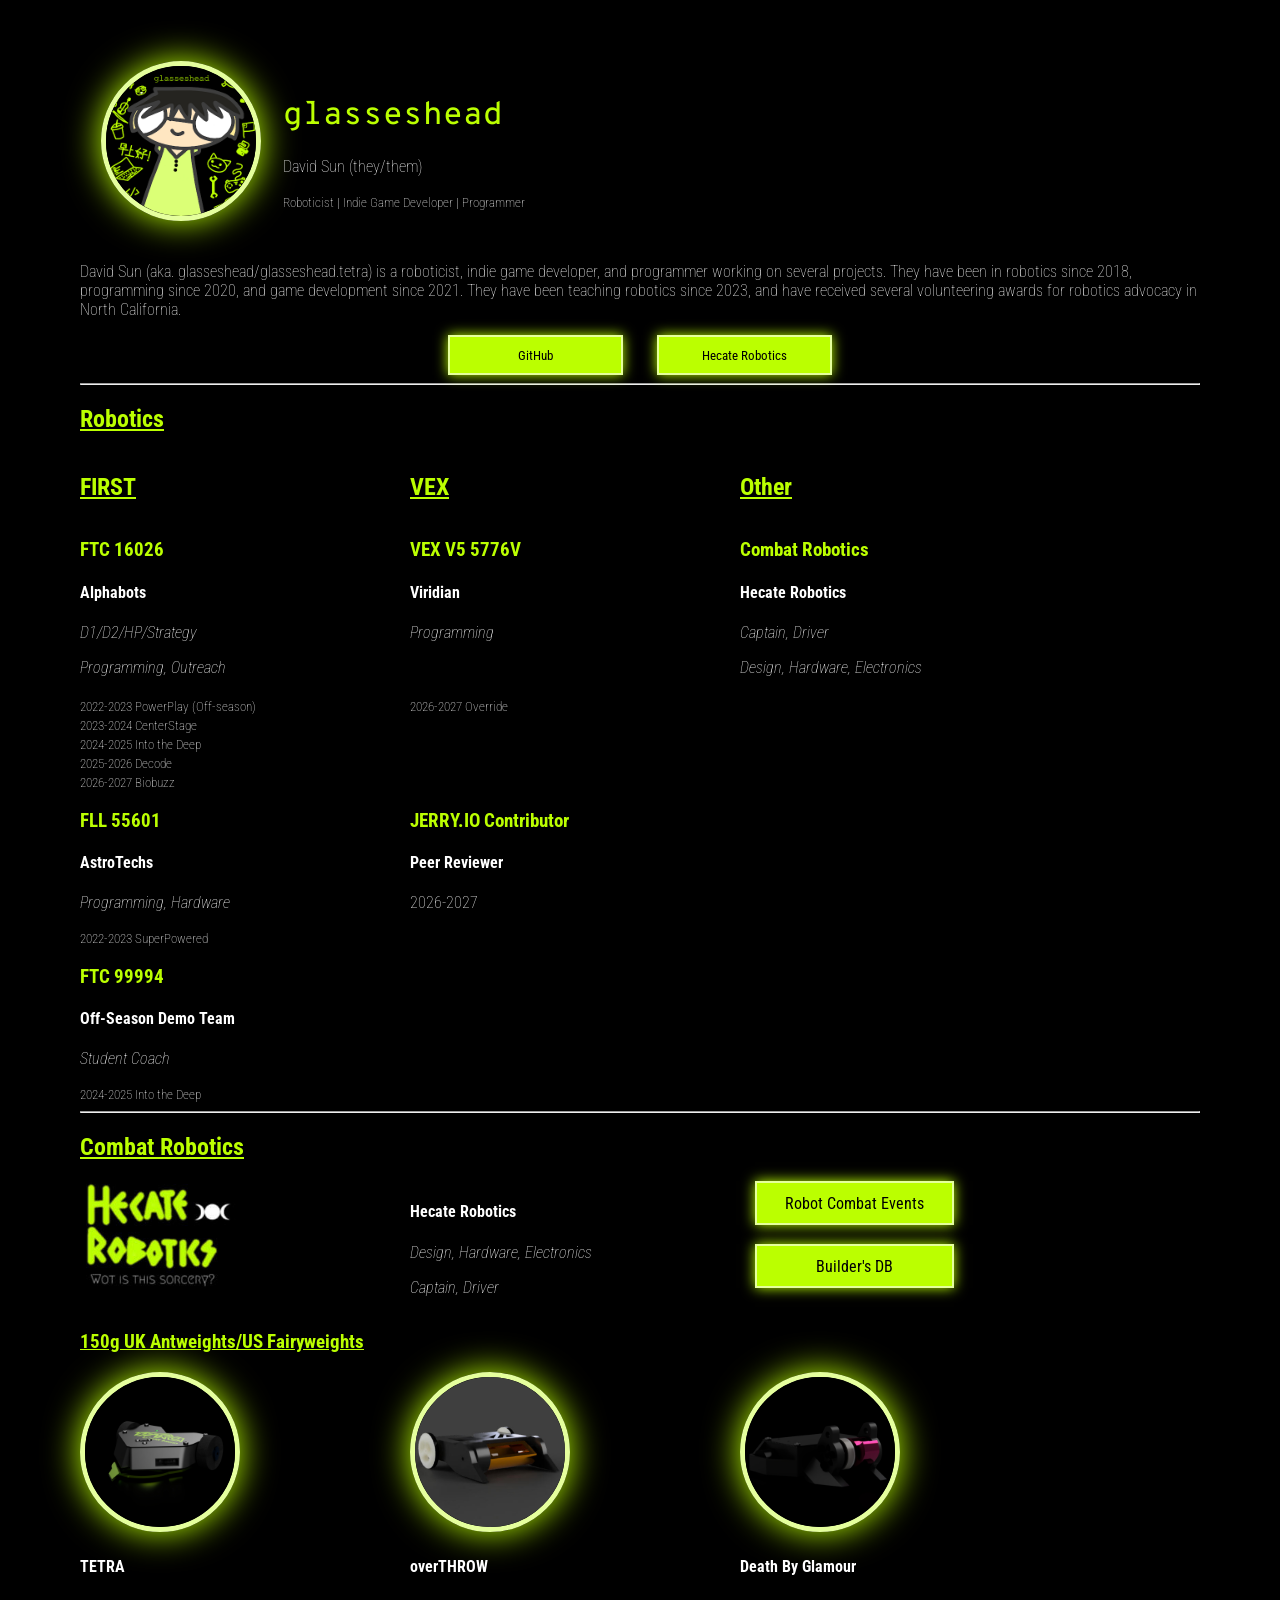
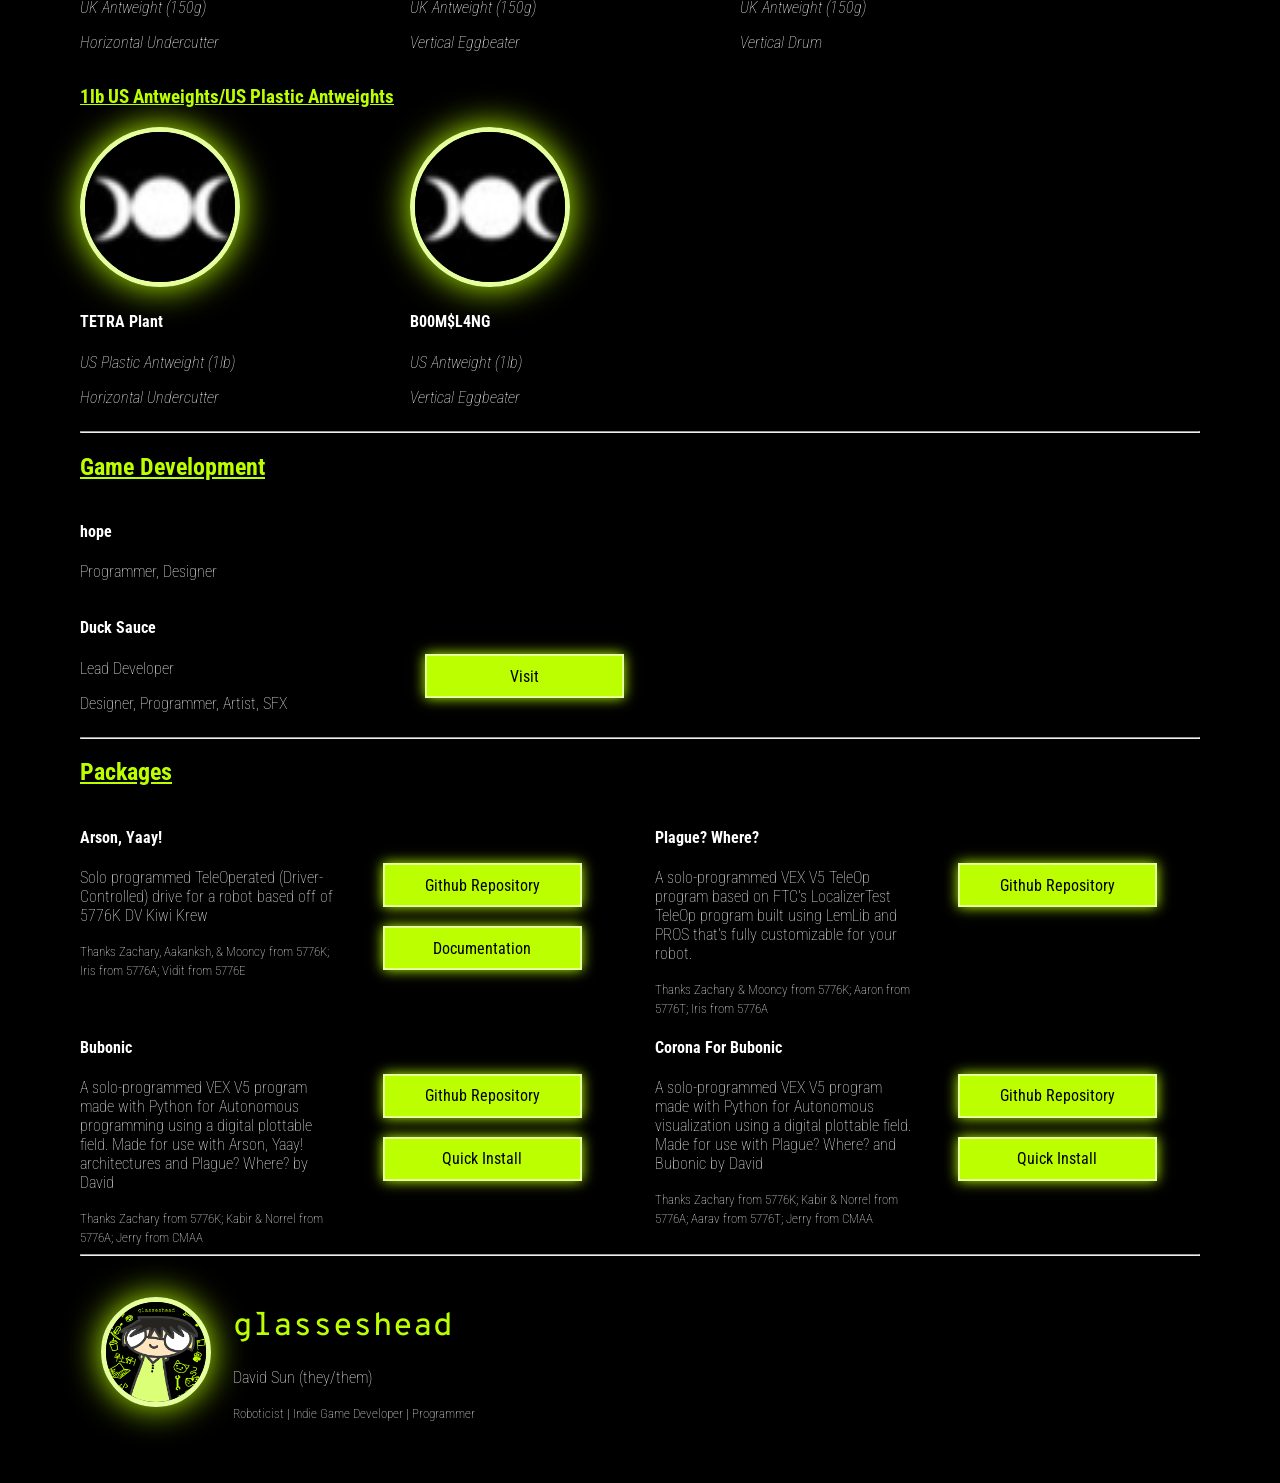
<file: index.html>
<!DOCTYPE html>

<html>

<head>
    <meta charset="utf-8">
    <title>glasseshead</title>
    <link rel="stylesheet" href="style.css">
</head>

<body>
    <table cellspacing="20">
        <tr>
            <td>
                <img class="profile" 
                src="assets/images/pfp.jpg" 
                alt="glasseshead profile picture">
            </td>
            <td>
                <h1>glasseshead</h1>
                <p>David Sun (they/them)</p>
                <small>Roboticist | Indie Game Developer | Programmer</small>
            </td>
        </tr>
    </table>

    <p>
        David Sun (aka. glasseshead/glasseshead.tetra) is a roboticist, 
        indie game developer, and programmer working on several projects. 
        They have been in robotics since 2018, programming since 2020, 
        and game development since 2021. They have been teaching robotics 
        since 2023, and have received several volunteering awards for 
        robotics advocacy in North California.
    </p>
    
    <div style="text-align: center;">
        <button class = "button" 
            onclick="window.location.href='https://github.com/glasseshead'">
            GitHub
        </button>

        <button class = "button"
            onclick="window.location.href='https://hecaterobotics.carrd.co/'">
            Hecate Robotics
        </button>
    </div>

    <hr>

    <h2><u>Robotics</u></h2>

    <div class="row">
        <div class="card">
            <h2><u>FIRST</u></h2>
        </div>

        <div class="card">
            <h2><u>VEX</u></h2>
        </div>

        <div class="card">
            <h2><u>Other</u></h2>
        </div>
    </div>

    <div class="row">
        <div class="card">
            <h3>FTC 16026</h3>
            <h4>Alphabots</h4>

            <p><i>D1/D2/HP/Strategy</i></p>
            <p><i>Programming, Outreach</i></p>
        </div>

        <div class="card">
            <h3>VEX V5 5776V</h3>
            <h4>Viridian</h4>

            <p><i>Programming</i></p>
            <small><br></small>
            <small><br></small>
        </div>

        <div class="card">
            <h3>Combat Robotics</h3>
            <h4>Hecate Robotics</h4>
            
            <p><i>Captain, Driver</i></p>
            <p><i>Design, Hardware, Electronics</i></p>
        </div>
    </div>

    <div class="row">
        <div class="card">
            <small>2022-2023 PowerPlay (Off-season)</small><br>
            <small>2023-2024 CenterStage</small><br>
            <small>2024-2025 Into the Deep</small><br>
            <small>2025-2026 Decode</small><br>
            <small>2026-2027 Biobuzz</small><br>
        </div>
        
        <div class="card">
            <small>2026-2027 Override</small><br>
        </div>
    </div>

    <div class="row">
        <div class="card">
            <h3>FLL 55601</h3>
            <h4>AstroTechs</h4>

            <p><i>Programming, Hardware</i></p>
        </div>

        <div class="card">
            <h3>JERRY.IO Contributor</h3>

            <h4>Peer Reviewer</h4>
            <p>2026-2027</p>
        </div>
    </div>

    <div class="row">
        <div class="card">
            <small>2022-2023 SuperPowered</small><br>
        </div>
    </div>

    <div class="row">
        <div class="card">
            <h3>FTC 99994</h3>
            <h4>Off-Season Demo Team</h4>

            <p><i>Student Coach</i></p>
        </div>
    </div>

    <div class="row">
        <div class="card">
            <small>2024-2025 Into the Deep</small><br>
        </div>
    </div>

    <hr>

    <h2><u>Combat Robotics</u></h2>

    <div class="row">
        <div class="card">
            <img class="rectangleImage" 
            src="assets/images/hecaterobotics_logo.jpg" 
            alt="Hecate Robotics Logo">
        </div>

        <div class="card">
            <h4>Hecate Robotics</h4>

            <p><i>Design, Hardware, Electronics</i></p>
            <p><i>Captain, Driver</i></p>
        </div>

        <div class="card">
            <div class="packagebutton"
            onclick="window.location.href='https://www.robotcombatevents.com/'">
                <p>Robot Combat Events</p>
            </div>

            <br>

            <div class="packagebutton"
            onclick="window.location.href='https://www.buildersdb.com/hecaterobotics'">
                <p>Builder's DB</p>
            </div>
        </div>
    </div>

    <h3><u>150g UK Antweights/US Fairyweights</u></h3>

    <div class="row">
        <div class="card">
            <img class="displayimage" 
                src="assets/images/tetrav9.png" 
                alt="TETRA v9">

            <h4>TETRA</h4>

            <p><i>UK Antweight (150g)</i></p>

            <p><i>Horizontal Undercutter</i></p>
        </div>
        
        <div class="card">
            <img class="displayimage" 
                src="assets/images/hecaterobotics_overthrow.jpg" 
                alt="overTHROW Alpha">

            <h4>overTHROW</h4>

            <p><i>UK Antweight (150g)</i></p>
            <p><i>Vertical Eggbeater</i></p>
        </div>

        <div class="card">
            <img class="displayimage" 
                src="assets/images/deathbyglamour_butchersmasquerade.png" 
                alt="Death By Glamour, Butcher's Masquerade">

            <h4>Death By Glamour</h4>

            <p><i>UK Antweight (150g)</i></p>

            <p><i>Vertical Drum</i></p>
        </div>
    </div>
    
    <h3><u>1lb US Antweights/US Plastic Antweights</u></h3>

    <div class="row">        
        <div class="card">
            <img class="displayimage" 
                src="assets/images/hecaterobotics_logo_moons.jpg" 
                alt="Hecate Robotics Logo">

            <h4>TETRA Plant</h4>

            <p><i>US Plastic Antweight (1lb)</i></p>
            <p><i>Horizontal Undercutter</i></p>
        </div>
        
        <div class="card">
            <img class="displayimage" 
                src="assets/images/hecaterobotics_logo_moons.jpg" 
                alt="Hecate Robotics Logo">

            <h4>B00M$L4NG</h4>

            <p><i>US Antweight (1lb)</i></p>
            <p><i>Vertical Eggbeater</i></p>
        </div>
    </div>

    <hr>

    <h2><u>Game Development</u></h2>

    <div class="row">
        <div class="card">
            <h4>hope</h4>

            <p>Programmer, Designer</p>
        </div>
    </div>

    <div class="row">
        <div class="card">
            <h4>Duck Sauce</h4>
            <p>Lead Developer</p>
            <p>Designer, Programmer, Artist, SFX</p>
        </div>

        <div class="card">
            <br>
            <br>
            <br>

            <div class="packagebutton"
            onclick="window.location.href='https://scratch.mit.edu/projects/1141769537/'">
                <p>Visit</p>
            </div>
        </div>
    </div>

    <hr>

    <h2><u>Packages</u></h2>
    <div class="row">
        <div class="card">
            <h4>Arson, Yaay!</h4>

            <p>Solo programmed TeleOperated (Driver-Controlled) drive for a robot based off of 5776K DV Kiwi Krew</p>
            <small>Thanks Zachary, Aakanksh, & Mooncy from 5776K; Iris from 5776A; Vidit from 5776E</small>
        </div>
        
        <div class="card">
            <br>
            <br>
            <br>

            <div class="packagebutton"
            onclick="window.location.href='https://github.com/glasseshead/arson_yaay'">
                <p>Github Repository</p>
            </div>

            <br>

            <div class="packagebutton"
            onclick="window.location.href='https://docs.google.com/document/d/1RQhu_w1ufEY5RgC05x2ohlO6OhAGyMAY3BCKpGnV530/edit?tab=t.0#heading=h.i037q0a3ytq0'">
                <p>Documentation</p>
            </div>
        </div>

        <div class="card">
            <h4>Plague? Where?</h4>

            <p>A solo-programmed VEX V5 TeleOp program based on FTC's LocalizerTest TeleOp program built using LemLib and PROS that's fully customizable for your robot.</p>
            <small>Thanks Zachary & Mooncy from 5776K; Aaron from 5776T; Iris from 5776A</small>
        </div>
        
        <div class="card">
            <br>
            <br>
            <br>
            
            <div class="packagebutton"
            onclick="window.location.href='https://github.com/glasseshead/plague-where'">
                <p>Github Repository</p>
            </div>
        </div>
    </div>
    
    <div class="row">
        <div class="card">
            <h4>Bubonic</h4>

            <p>A solo-programmed VEX V5 program made with Python for Autonomous programming using a digital plottable field. Made for use with Arson, Yaay! architectures and Plague? Where? by David</p>
            <small>Thanks Zachary from 5776K; Kabir & Norrel from 5776A; Jerry from CMAA</small>
        </div>
        
        <div class="card">
            <br>
            <br>
            <br>
            
            <div class="packagebutton"
            onclick="window.location.href='https://github.com/glasseshead/bubonic'">
                <p>Github Repository</p>
            </div>

            <br>
            
            <div class="packagebutton"
            onclick="window.location.href='https://github.com/glasseshead/bubonic_install'">
                <p>Quick Install</p>
            </div>
        </div>

        <div class="card">
            <h4>Corona For Bubonic</h4>

            <p>A solo-programmed VEX V5 program made with Python for Autonomous visualization using a digital plottable field. Made for use with Plague? Where? and Bubonic by David</p>
            <small>Thanks Zachary from 5776K; Kabir & Norrel from 5776A; Aarav from 5776T; Jerry from CMAA</small>
        </div>
        
        <div class="card">
            <br>
            <br>
            <br>
            
            <div class="packagebutton"
            onclick="window.location.href='https://github.com/glasseshead/bubonic-corona'">
                <p>Github Repository</p>
            </div>

            <br>
            
            <div class="packagebutton"
            onclick="window.location.href='https://github.com/glasseshead/bubonic-corona_install'">
                <p>Quick Install</p>
            </div>
        </div>
    </div>

    <footer>
        <hr>
            <table cellspacing="20">
                <tr>
                    <td>
                        <img class="profilesmall" 
                        src="assets/images/pfp.jpg" 
                        alt="glasseshead profile picture">
                    </td>
                    <td>
                        <h1>glasseshead</h1>
                        <p>David Sun (they/them)</p>
                        <small>Roboticist | Indie Game Developer | Programmer</small>
                    </td>
                </tr>
            </table>
    </footer>

</body>
</html>
</file>
<file: style.css>
@font-face {
    font-family: "Roboto Condensed";
    src: url("assets/font/RobotoCondensed-Thin.ttf") format("truetype");
    font-weight: 100;
    font-style: normal;
}

@font-face {
    font-family: "Roboto Condensed";
    src: url("assets/font/RobotoCondensed-Regular.ttf") format("truetype");
    font-weight: 400;
    font-style: normal;
}

@font-face {
    font-family: "Roboto Condensed";
    src: url("assets/font/RobotoCondensed-ThinItalic.ttf") format("truetype");
    font-weight: 100;
    font-style: italic;
}

@font-face {
    font-family: "Roboto Condensed";
    src: url("assets/font/RobotoCondensed-Bold.ttf") format("truetype");
    font-weight: 700;
    font-style: normal;
}

@font-face {
    font-family: "Overpass Mono";
    src: url("assets/font/OverpassMono-Medium.ttf") format("truetype");
    font-weight: 500;
    font-style: normal;
}

@font-face {
    font-family: "Overpass Mono";
    src: url("assets/font/OverpassMono-Light.ttf") format("truetype");
    font-weight: 100;
    font-style: normal;
}

@font-face {
    font-family: "Overpass Mono";
    src: url("assets/font/OverpassMono-Bold.ttf") format("truetype");
    font-weight: 1000;
    font-style: normal;
}

body {
    margin: 40px 80px;

    background-color: #000000;
    color: #FFFFFF;
    font-family: "Roboto Condensed", sans-serif;
    font-weight: 100;
}

h1 {
    color: #BBFF00;
    font-family: "Overpass Mono", monospace;
    font-weight: 500;
}

h2, h3 {
    color: #BBFF00;
}

small, p, h4 {
    font-family: "Roboto Condensed", sans-serif;
}

h6 {
    color: #BBFF00;
    font-family: "Overpass Mono", monospace;
    font-weight: 500;
    font-size: medium;
}

.button {
    background-color: #BBFF00;
    color: #000000;

    padding: 10px 20px;
    cursor: pointer;

    width: 175px;
    height: 40px;

    white-space: nowrap;

    font-family: "Roboto Condensed", sans-serif;
    font-weight: 400;

    margin: 0 15px;

    border: 2px solid #e5ff9d;

    box-shadow: 0 0 12.5px #BBFF00;
}

.button:hover {
    transition: all 0.4s ease;
    border: 2px solid #f1ffca;
    box-shadow: 0 0 20px #FFFFFF;
}

.packagebutton {
    background-color: #BBFF00;
    color: #000000;

    padding: 10px 10px;

    width: 175px;
    height: 20px;

    display: flex;
    justify-content: center;
    align-items: center;

    white-space: nowrap;

    font-family: "Roboto Condensed", sans-serif;
    font-weight: 400;

    margin: 0 15px;

    border: 2px solid #e5ff9d;

    box-shadow: 0 0 12.5px #BBFF00;
    cursor: pointer;
}

.packagebutton:hover {
    transition: all 0.4s ease;
    border: 2px solid #f1ffca;
    box-shadow: 0 0 20px #ffffff;
}

.profile {
    width: 150px;
    height: 150px;
    object-fit: cover;

    border-radius: 50%;
    border: 5px solid #e5ff9d;

    box-shadow:
        0 0 35px #BBFF00;
}

.profilesmall {
    width: 100px;
    height: 100px;
    object-fit: cover;

    border-radius: 50%;
    border: 5px solid #e5ff9d;

    box-shadow:
        0 0 35px #BBFF00;
}

.rectangleImage {
    width: 160px;
    height: 107px;
    object-fit: cover;
}

.displayimage {
    width: 150px;
    height: 150px;
    object-fit: cover;

    border-radius: 50%;
    border: 5px solid #e5ff9d;

    box-shadow:
        0 0 35px #BBFF00;
}

.displayimage:hover {
    transition: all 0.25s ease;
    box-shadow: 0 0 40px #FF0000;
    border: 5px solid #ff9d9d;
}

.row {
    display: flex;
    gap: 30px;
    align-items: flex-start;
}

.card {
    width: 300px;
}
</file>
